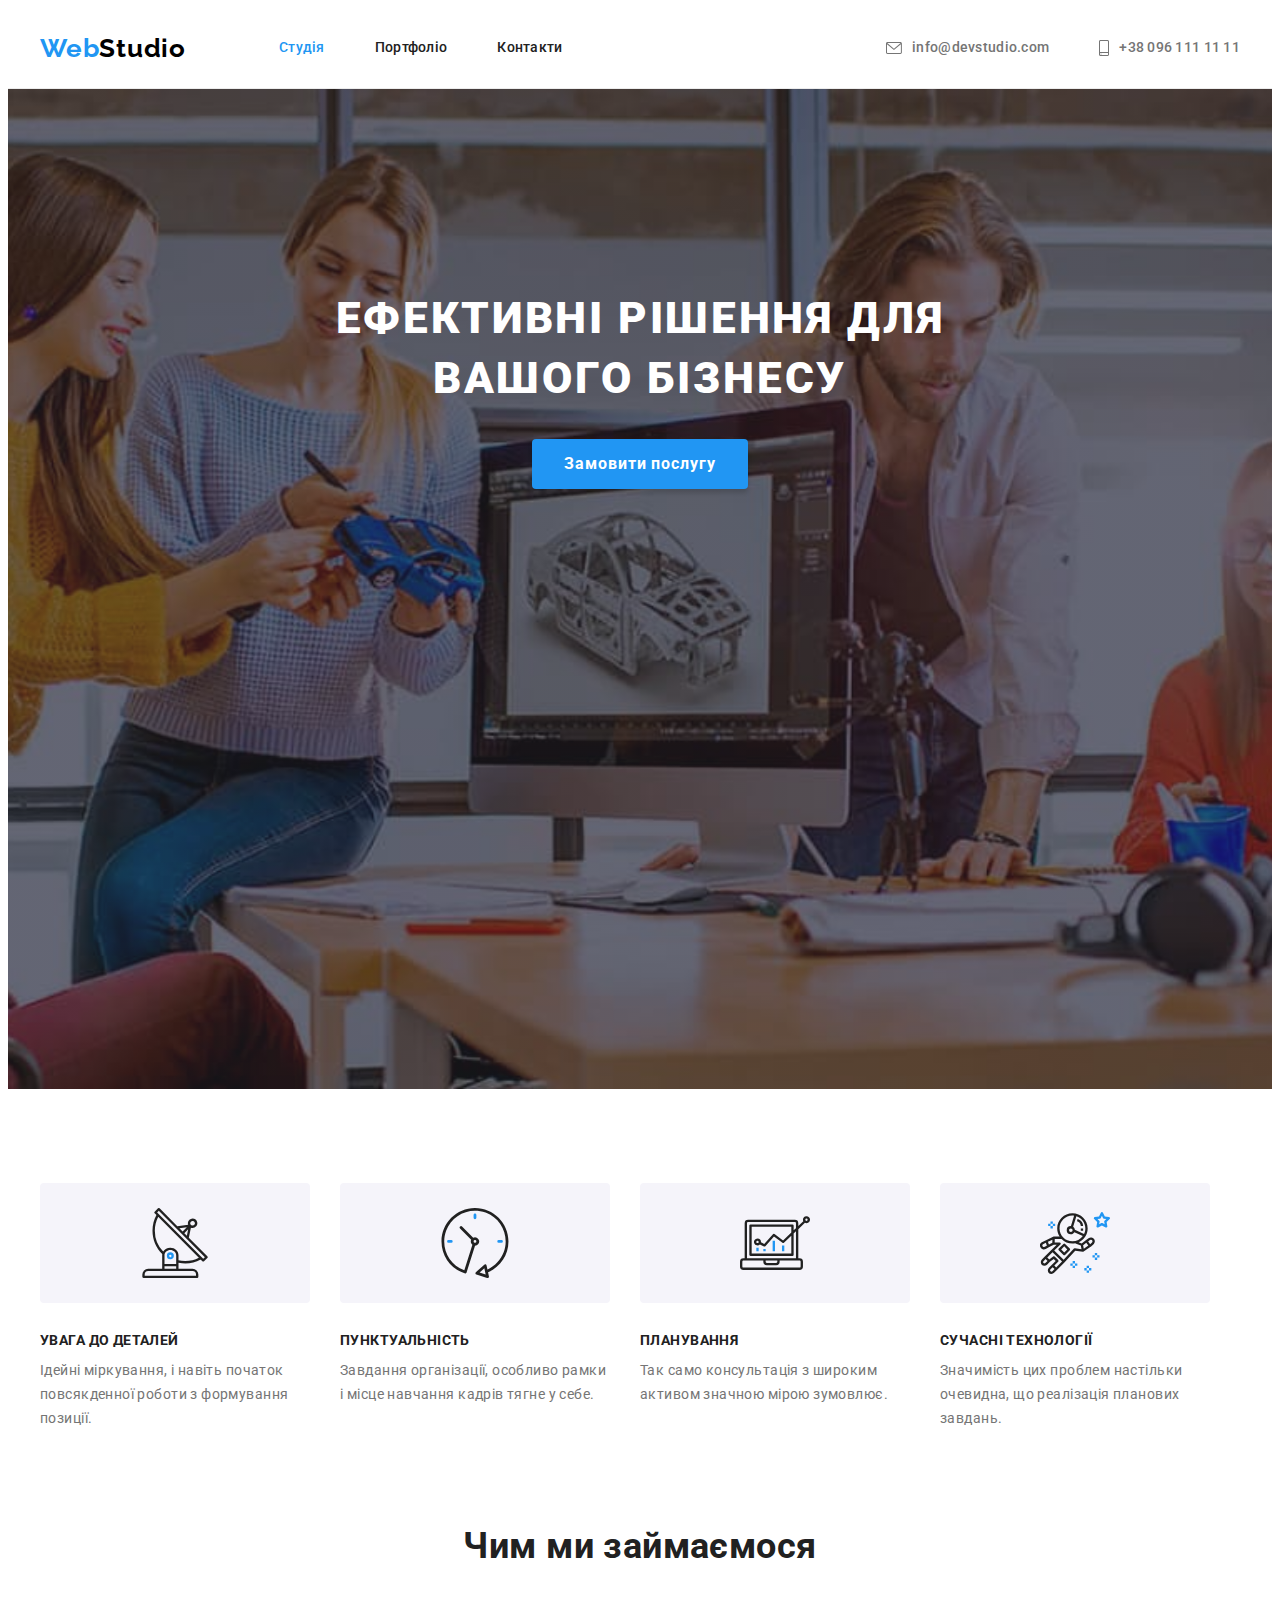
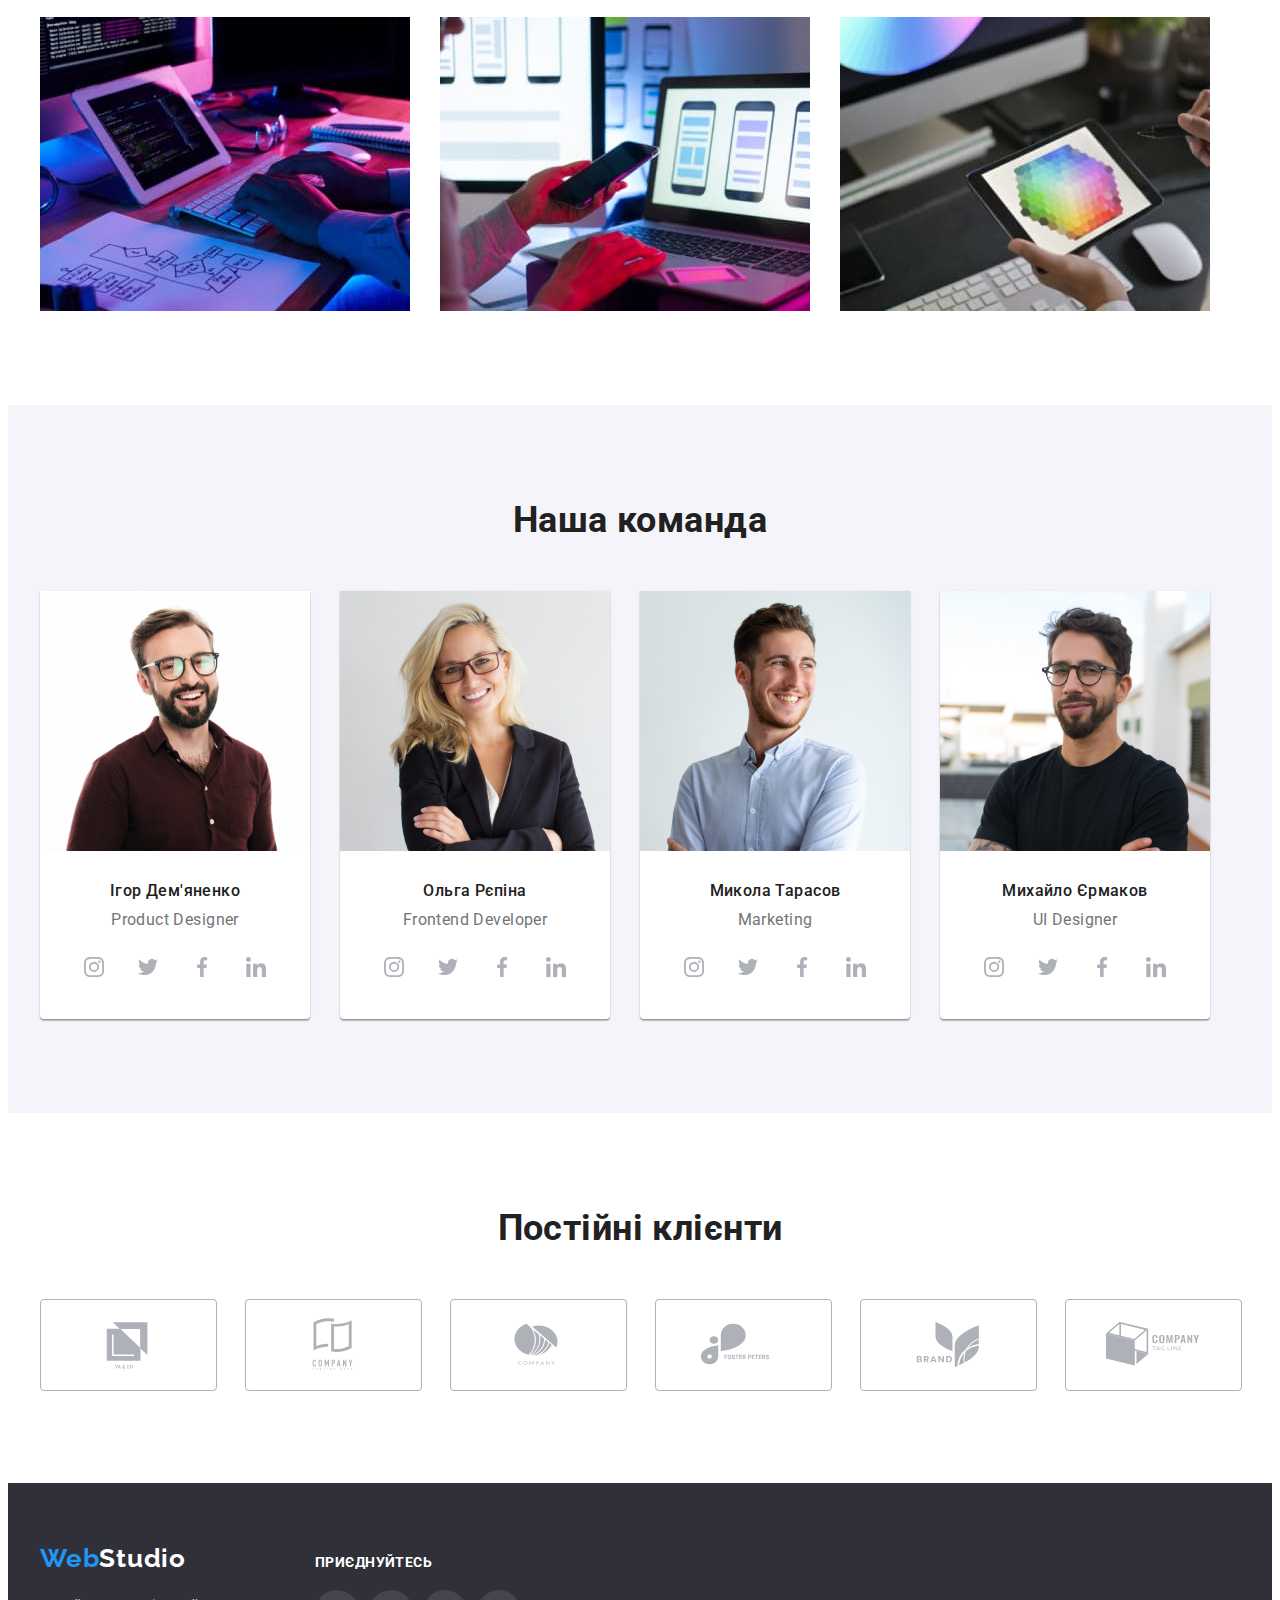
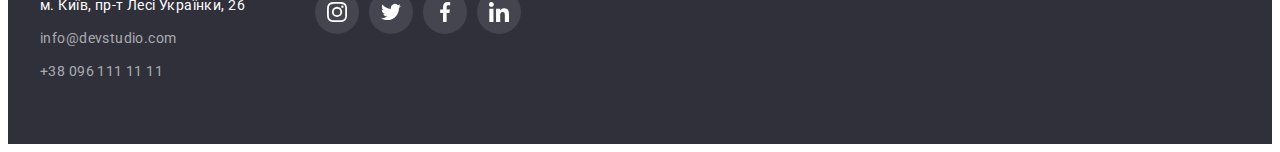
<file: index.html>
<!DOCTYPE html>
<html lang="uk">
  <head>
    <meta charset="UTF-8" />
    <meta http-equiv="X-UA-Compatible" content="IE=edge" />
    <meta name="viewport" content="width=device-width, initial-scale=1.0" />
    <title>Document</title>
    <link rel="preconnect" href="https://fonts.googleapis.com" />
    <link rel="preconnect" href="https://fonts.gstatic.com" crossorigin />
    <link
      href="https://fonts.googleapis.com/css2?family=Raleway:wght@700&family=Roboto:wght@400;500;700;900&display=swap"
      rel="stylesheet"
    />
    <link
      rel="stylesheet"
      href="https://cdnjs.cloudflare.com/ajax/libs/modern-normalize/1.1.0/modern-normalize.min.css"
      integrity="sha512-wpPYUAdjBVSE4KJnH1VR1HeZfpl1ub8YT/NKx4PuQ5NmX2tKuGu6U/JRp5y+Y8XG2tV+wKQpNHVUX03MfMFn9Q=="
      crossorigin="anonymous"
      referrerpolicy="no-referrer"
    />
    <link rel="stylesheet" href="./css/styles.css" />
  </head>
  <body>
    <header class="header">
      <div class="container header-container">
        <nav class="header-navigation">
          <a href="./index.html" class="logo link header-logo" lang="en"
            ><span class="logo-blue">Web</span>Studio</a
          >
          <ul class="site-nav list">
            <li class="header-item">
              <a href="./index.html" class="link current">Студія</a>
            </li>
            <li class="header-item">
              <a href="./portfolio.html" class="link">Портфоліо</a>
            </li>
            <li class="header-item">
              <a href="#" class="link">Контакти</a>
            </li>
          </ul>
        </nav>
        <ul class="header-contacts list">
          <li class="header-item">
            <a class="header-mail link" href="mailto:info@devstudio.com"
              ><svg class="mail-icon" width="16" height="12">
                <use href="./images/icons.svg#icon-envelope"></use></svg
              >info@devstudio.com</a
            >
          </li>
          <li class="header-item">
            <a class="header-tel link" href="tel:+380961111111"
              ><svg class="tel-icon" width="10" height="16">
                <use href="./images/icons.svg#icon-smartphone"></use></svg
              >+38 096 111 11 11</a
            >
          </li>
        </ul>
      </div>
    </header>
    <main>
      <section class="hero overlay">
        <div class="container">
          <h1 class="hero-title">Ефективні рішення для вашого бізнесу</h1>
          <button class="hero-btn" type="button">Замовити послугу</button>
        </div>
      </section>
      <section class="section feature">
        <div class="container">
          <h2 class="section-title visually-hidden">Наші особливості</h2>
          <ul class="features-list list">
            <li class="item icon-antenna">
              <div class="icon-area">
                <svg width="70" height="70">
                  <use href="./images/icons.svg#icon-antenna"></use>
                </svg>
              </div>
              <h3 class="title">Увага до деталей</h3>
              <p class="text">
                Ідейні міркування, і навіть початок повсякденної роботи з формування позиції.
              </p>
            </li>
            <li class="item icon-clock">
              <div class="icon-area">
                <svg width="70" height="70">
                  <use href="./images/icons.svg#icon-clock"></use>
                </svg>
              </div>
              <h3 class="title">Пунктуальність</h3>
              <p class="text">
                Завдання організації, особливо рамки і місце навчання кадрів тягне у себе.
              </p>
            </li>
            <li class="item icon-diagram">
              <div class="icon-area">
                <svg width="70" height="70">
                  <use href="./images/icons.svg#icon-diagram"></use>
                </svg>
              </div>
              <h3 class="title">Планування</h3>
              <p class="text">Так само консультація з широким активом значною мірою зумовлює.</p>
            </li>
            <li class="item icon-astronaut">
              <div class="icon-area">
                <svg width="70" height="70">
                  <use href="./images/icons.svg#icon-astronaut"></use>
                </svg>
              </div>
              <h3 class="title">Сучасні технології</h3>
              <p class="text">
                Значимість цих проблем настільки очевидна, що реалізація планових завдань.
              </p>
            </li>
          </ul>
        </div>
      </section>
      <section class="section about">
        <div class="container">
          <h2 class="section-title">Чим ми займаємося</h2>
          <ul class="list list-about">
            <li class="about-item">
              <img src="./images/box1.jpg" alt="десктопні додатки" width="370" height="294" />
            </li>
            <li class="about-item">
              <img src="./images/box2.jpg" alt="мобільні додатки" width="370" height="294" />
            </li>
            <li class="about-item">
              <img src="./images/box3.jpg" alt="дизайнерські рішення" width="370" height="294" />
            </li>
          </ul>
        </div>
      </section>
      <section class="section team">
        <div class="container">
          <h2 class="section-title">Наша команда</h2>
          <ul class="list team-list">
            <li class="worker-card">
              <img src="./images/1-person.jpg" alt="усміхнений хлопець в окулярах" width="270" />
              <div class="workers-wrap">
                <h3 class="workers">Ігор Дем'яненко</h3>
                <p class="function" lang="en">Product Designer</p>
                <ul class="workers-soc-list list">
                  <li class="workers-soc-item">
                    <a
                      href="
            "
                      target="_blank"
                      rel="noreferrer noopener"
                      class="workers-soc-link link"
                    >
                      <svg class="workers-soc-icon" width="20" height="20">
                        <use href="./images/icons.svg#icon-instagram"></use></svg
                    ></a>
                  </li>
                  <li class="workers-soc-item">
                    <a
                      href=""
                      class="workers-soc-link link"
                      target="_blank"
                      rel="noreferrer noopener"
                      ><svg class="workers-soc-icon" width="20" height="20">
                        <use href="./images/icons.svg#icon-twitter"></use></svg
                    ></a>
                  </li>
                  <li class="workers-soc-item">
                    <a
                      href=""
                      class="workers-soc-link link"
                      target="_blank"
                      rel="noreferrer noopener"
                      ><svg class="workers-soc-icon" width="20" height="20">
                        <use href="./images/icons.svg#icon-facebook"></use></svg
                    ></a>
                  </li>
                  <li class="workers-soc-item">
                    <a
                      href=""
                      class="workers-soc-link link"
                      target="_blank"
                      rel="noreferrer noopener"
                      ><svg class="workers-soc-icon" width="20" height="20">
                        <use href="./images/icons.svg#icon-linkedin"></use></svg
                    ></a>
                  </li>
                </ul>
              </div>
            </li>
            <li class="worker-card">
              <img src="./images/2-person.jpg" alt="усміхнена дівчина в окулярах" width="270" />
              <div class="workers-wrap">
                <h3 class="workers">Ольга Рєпіна</h3>
                <p class="function" lang="en">Frontend Developer</p>
                <ul class="workers-soc-list list">
                  <li class="workers-soc-item">
                    <a
                      href="
            "
                      class="workers-soc-link link"
                      target="_blank"
                      rel="noreferrer noopener"
                    >
                      <svg class="workers-soc-icon" width="20" height="20">
                        <use href="./images/icons.svg#icon-instagram"></use></svg
                    ></a>
                  </li>
                  <li class="workers-soc-item">
                    <a
                      href=""
                      class="workers-soc-link link"
                      target="_blank"
                      rel="noreferrer noopener"
                      ><svg class="workers-soc-icon" width="20" height="20">
                        <use href="./images/icons.svg#icon-twitter"></use></svg
                    ></a>
                  </li>
                  <li class="workers-soc-item">
                    <a
                      href=""
                      class="workers-soc-link link"
                      target="_blank"
                      rel="noreferrer noopener"
                      ><svg class="workers-soc-icon" width="20" height="20">
                        <use href="./images/icons.svg#icon-facebook"></use></svg
                    ></a>
                  </li>
                  <li class="workers-soc-item">
                    <a
                      href=""
                      class="workers-soc-link link"
                      target="_blank"
                      rel="noreferrer noopener"
                      ><svg class="workers-soc-icon" width="20" height="20">
                        <use href="./images/icons.svg#icon-linkedin"></use></svg
                    ></a>
                  </li>
                </ul>
              </div>
            </li>
            <li class="worker-card">
              <img
                src="./images/3-person.jpg"
                alt="усміхнений хлопець в світлій сорочці"
                width="270"
              />
              <div class="workers-wrap">
                <h3 class="workers">Микола Тарасов</h3>
                <p class="function" lang="en">Marketing</p>
                <ul class="workers-soc-list list">
                  <li class="workers-soc-item">
                    <a
                      href="
            "
                      class="workers-soc-link link"
                      target="_blank"
                      rel="noreferrer noopener"
                    >
                      <svg class="workers-soc-icon" width="20" height="20">
                        <use href="./images/icons.svg#icon-instagram"></use></svg
                    ></a>
                  </li>
                  <li class="workers-soc-item">
                    <a
                      href=""
                      class="workers-soc-link link"
                      target="_blank"
                      rel="noreferrer noopener"
                      ><svg class="workers-soc-icon" width="20" height="20">
                        <use href="./images/icons.svg#icon-twitter"></use></svg
                    ></a>
                  </li>
                  <li class="workers-soc-item">
                    <a
                      href=""
                      class="workers-soc-link link"
                      target="_blank"
                      rel="noreferrer noopener"
                      ><svg class="workers-soc-icon" width="20" height="20">
                        <use href="./images/icons.svg#icon-facebook"></use></svg
                    ></a>
                  </li>
                  <li class="workers-soc-item">
                    <a
                      href=""
                      class="workers-soc-link link"
                      target="_blank"
                      rel="noreferrer noopener"
                      ><svg class="workers-soc-icon" width="20" height="20">
                        <use href="./images/icons.svg#icon-linkedin"></use></svg
                    ></a>
                  </li>
                </ul>
              </div>
            </li>
            <li class="worker-card">
              <img src="./images/4-person.jpg" alt="гарний хлопець в окулярах" width="270" />
              <div class="workers-wrap">
                <h3 class="workers">Михайло Єрмаков</h3>
                <p class="function" lang="en">UI Designer</p>
                <ul class="workers-soc-list list">
                  <li class="workers-soc-item">
                    <a
                      href="
            "
                      class="workers-soc-link link"
                      target="_blank"
                      rel="noreferrer noopener"
                    >
                      <svg class="workers-soc-icon" width="20" height="20">
                        <use href="./images/icons.svg#icon-instagram"></use></svg
                    ></a>
                  </li>
                  <li class="workers-soc-item">
                    <a
                      href=""
                      class="workers-soc-link link"
                      target="_blank"
                      rel="noreferrer noopener"
                      ><svg class="workers-soc-icon" width="20" height="20">
                        <use href="./images/icons.svg#icon-twitter"></use></svg
                    ></a>
                  </li>
                  <li class="workers-soc-item">
                    <a
                      href=""
                      class="workers-soc-link link"
                      target="_blank"
                      rel="noreferrer noopener"
                      ><svg class="workers-soc-icon" width="20" height="20">
                        <use href="./images/icons.svg#icon-facebook"></use></svg
                    ></a>
                  </li>
                  <li class="workers-soc-item">
                    <a
                      href=""
                      class="workers-soc-link link"
                      target="_blank"
                      rel="noreferrer noopener"
                      ><svg class="workers-soc-icon" width="20" height="20">
                        <use href="./images/icons.svg#icon-linkedin"></use></svg
                    ></a>
                  </li>
                </ul>
              </div>
            </li>
          </ul>
        </div>
      </section>
      <section class="section">
        <div class="container">
          <h2 class="section-title">Постійні клієнти</h2>
          <ul class="client-list list">
            <li class="client-icon">
              <a href="" class="client-link link" target="_blank" rel="noreferrer noopener"
                ><svg class="client-soc-icon" width="106" height="60">
                  <use href="./images/icons.svg#icon-logo-1"></use></svg
              ></a>
            </li>
            <li class="client-icon">
              <a href="" class="client-link link" target="_blank" rel="noreferrer noopener"
                ><svg class="client-soc-icon" width="106" height="60">
                  <use href="./images/icons.svg#icon-logo-2"></use></svg
              ></a>
            </li>
            <li class="client-icon">
              <a href="" class="client-link link" target="_blank" rel="noreferrer noopener"
                ><svg class="client-soc-icon" width="106" height="60">
                  <use href="./images/icons.svg#icon-logo-3"></use></svg
              ></a>
            </li>
            <li class="client-icon">
              <a href="" class="client-link link" target="_blank" rel="noreferrer noopener"
                ><svg class="client-soc-icon" width="106" height="60">
                  <use href="./images/icons.svg#icon-logo-4"></use></svg
              ></a>
            </li>
            <li class="client-icon">
              <a href="" class="client-link link" target="_blank" rel="noreferrer noopener"
                ><svg class="client-soc-icon" width="106" height="60">
                  <use href="./images/icons.svg#icon-logo-5"></use></svg
              ></a>
            </li>
            <li class="client-icon">
              <a href="" class="client-link link" target="_blank" rel="noreferrer noopener"
                ><svg class="client-soc-icon" width="106" height="60">
                  <use href="./images/icons.svg#icon-logo-6"></use></svg
              ></a>
            </li>
          </ul>
        </div>
      </section>
    </main>
    <footer class="footer section">
      <div class="container">
        <div class="footer-wrap">
          <div class="footer-address">
            <a class="footer-logo link logo" href="./index.html" lang="en"
              ><span class="logo-blue">Web</span>Studio</a
            >
            <address class="address">
              <ul class="list">
                <li class="contacts-item">
                  <a
                    class="link map"
                    href="https://goo.gl/maps/CPtrU1FHBa2aNyZL9"
                    target="_blank"
                    rel="noopener noreferrer nofollow"
                    >м. Київ, пр-т Лесі Українки, 26</a
                  >
                </li>
                <li class="contacts-item">
                  <a class="link contacts" href="mailto:info@devstudio.com">info@devstudio.com</a>
                </li>
                <li class="contacts-item">
                  <a class="link contacts" href="tel:+380961111111">+38 096 111 11 11</a>
                </li>
              </ul>
            </address>
          </div>

          <div class="footer-sicial">
            <p class="footer-title">Приєднуйтесь</p>
            <ul class="footer-soc-list list">
              <li class="footer-soc-item">
                <a href="" class="footer-soc-link link" target="_blank" rel="noreferrer noopener">
                  <svg class="footer-soc-icon" width="20" height="20">
                    <use href="./images/icons.svg#icon-instagram"></use>
                  </svg>
                </a>
              </li>
              <li class="footer-soc-item">
                <a href="" class="footer-soc-link link" target="_blank" rel="noreferrer noopener"
                  ><svg class="footer-soc-icon" width="20" height="20">
                    <use href="./images/icons.svg#icon-twitter"></use></svg
                ></a>
              </li>
              <li class="footer-soc-item">
                <a href="" class="footer-soc-link link" target="_blank" rel="noreferrer noopener"
                  ><svg class="footer-soc-icon" width="20" height="20">
                    <use href="./images/icons.svg#icon-facebook"></use></svg
                ></a>
              </li>
              <li class="footer-soc-item">
                <a href="" class="footer-soc-link link" target="_blank" rel="noreferrer noopener"
                  ><svg class="footer-soc-icon" width="20" height="20">
                    <use href="./images/icons.svg#icon-linkedin"></use></svg
                ></a>
              </li>
            </ul>
          </div>
        </div>
      </div>
    </footer>
  </body>
</html>
</file>
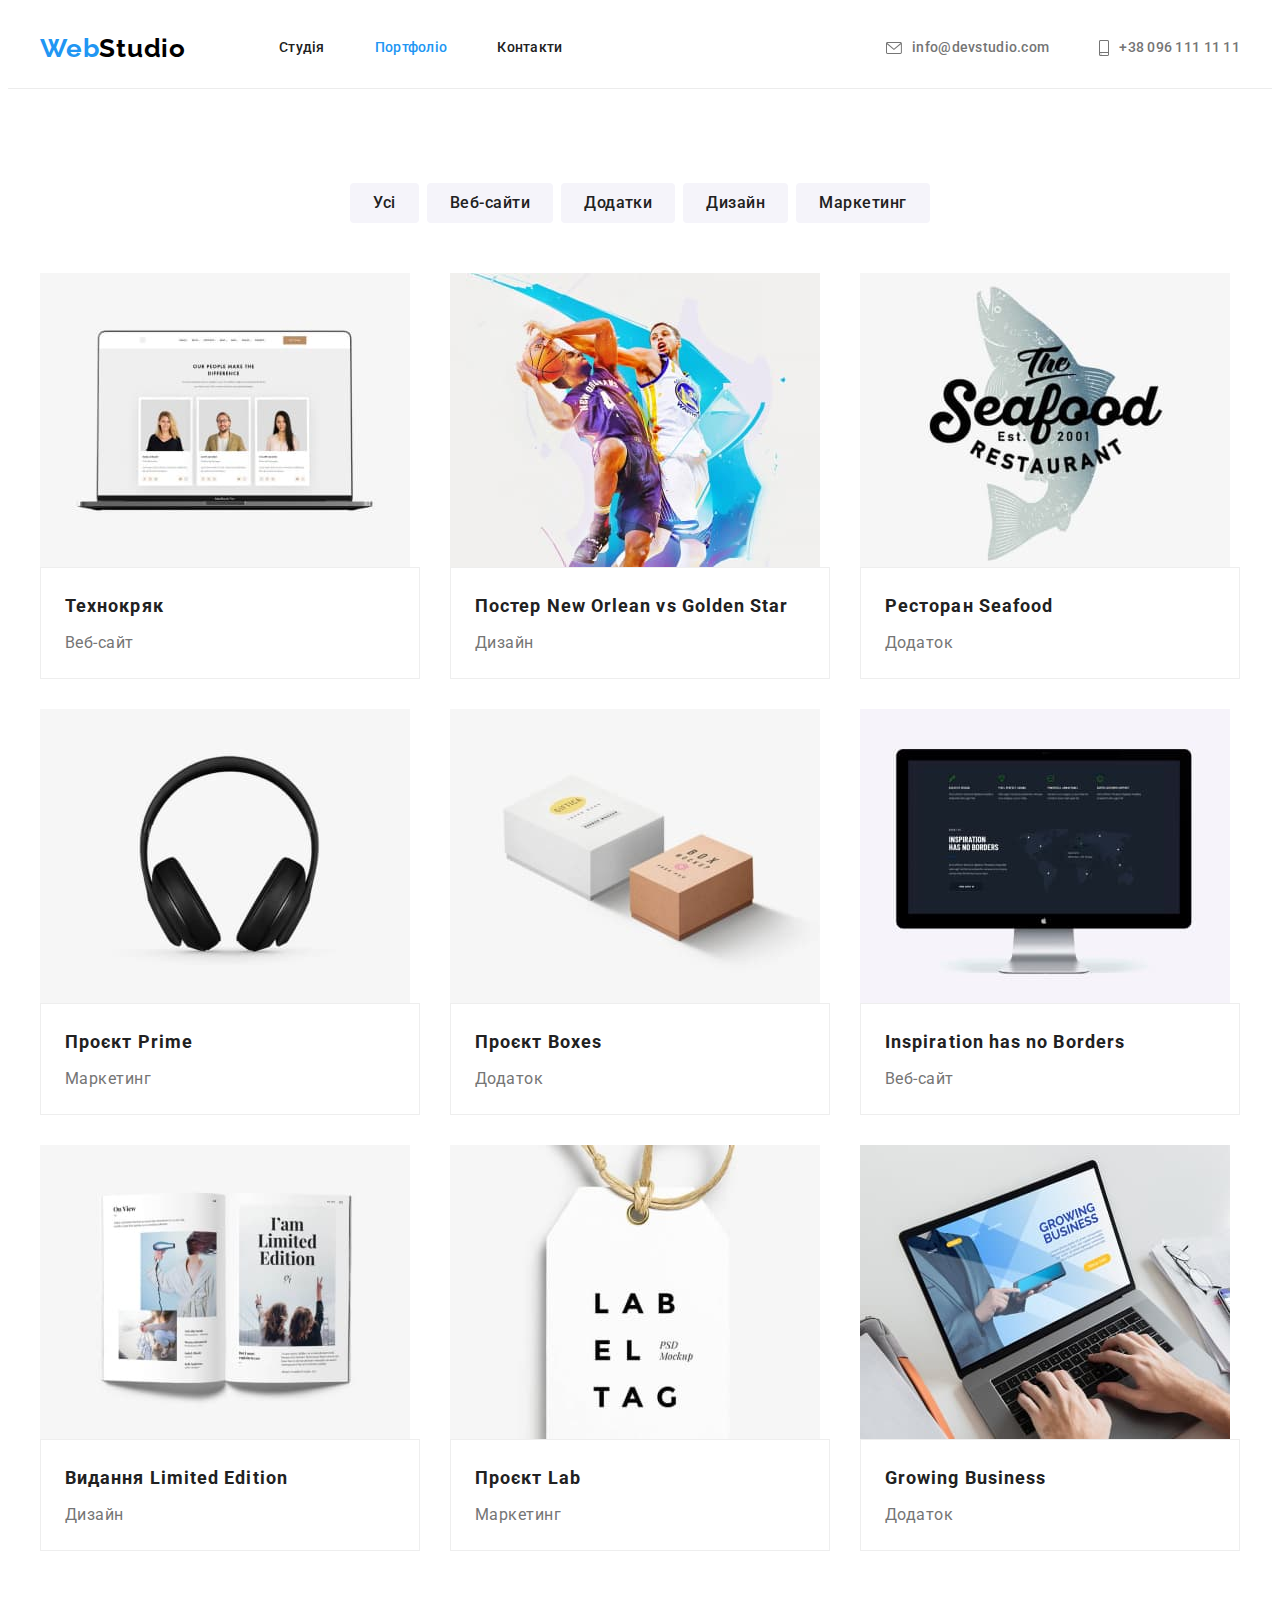
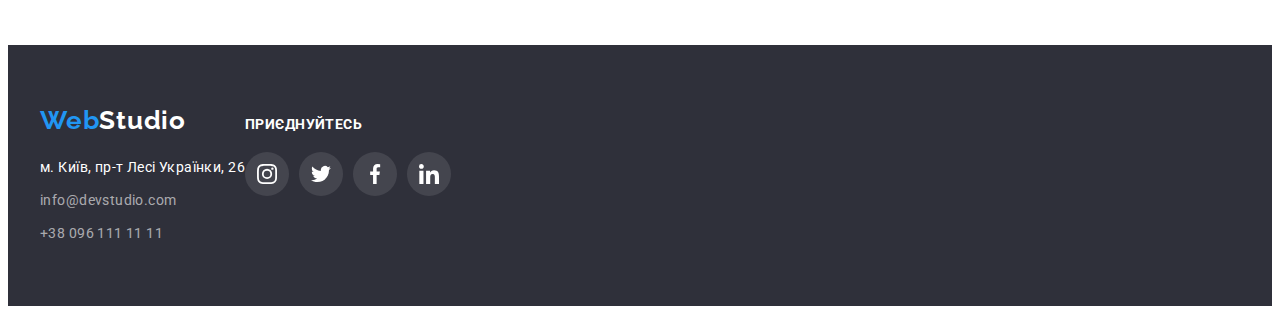
<file: portfolio.html>
<!DOCTYPE html>
<html lang="uk">
  <head>
    <meta charset="UTF-8" />
    <meta http-equiv="X-UA-Compatible" content="IE=edge" />
    <meta name="viewport" content="width=device-width, initial-scale=1.0" />
    <title>Document</title>
    <link rel="preconnect" href="https://fonts.googleapis.com" />
    <link rel="preconnect" href="https://fonts.gstatic.com" crossorigin />
    <link
      href="https://fonts.googleapis.com/css2?family=Raleway:wght@700&family=Roboto:wght@400;500;700;900&display=swap"
      rel="stylesheet"
    />
    <link
      rel="stylesheet"
      href="https://cdnjs.cloudflare.com/ajax/libs/modern-normalize/1.1.0/modern-normalize.min.css"
      integrity="sha512-wpPYUAdjBVSE4KJnH1VR1HeZfpl1ub8YT/NKx4PuQ5NmX2tKuGu6U/JRp5y+Y8XG2tV+wKQpNHVUX03MfMFn9Q=="
      crossorigin="anonymous"
      referrerpolicy="no-referrer"
    />
    <link rel="stylesheet" href="./css/styles.css" />
  </head>
  <body>
    <header class="header">
      <div class="container header-container">
        <nav class="header-navigation">
          <a href="./index.html" class="logo link header-logo" lang="en"
            ><span class="logo-blue">Web</span>Studio</a
          >
          <ul class="site-nav list">
            <li class="header-item">
              <a href="./index.html" class="link">Студія</a>
            </li>
            <li class="header-item">
              <a href="./portfolio.html" class="link current">Портфоліо</a>
            </li>
            <li class="header-item">
              <a href="#" class="link">Контакти</a>
            </li>
          </ul>
        </nav>
        <ul class="header-contacts list">
          <li class="header-item">
            <a class="header-mail link" href="mailto:info@devstudio.com"
              ><svg class="mail-icon" width="16" height="12">
                <use href="./images/icons.svg#icon-envelope"></use></svg
              >info@devstudio.com</a
            >
          </li>
          <li class="header-item">
            <a class="header-tel link" href="tel:+380961111111"
              ><svg class="tel-icon" width="10" height="16">
                <use href="./images/icons.svg#icon-smartphone"></use></svg
              >+38 096 111 11 11</a
            >
          </li>
        </ul>
      </div>
    </header>

    <main>
      <section class="section portfolio">
        <div class="container buttons-container">
          <h1 class="visually-hidden">Портфоліо</h1>
          <ul class="list jump-buttons">
            <li><button class="list-btn" type="button">Усі</button></li>

            <li><button class="list-btn" type="button">Веб-сайти</button></li>

            <li><button class="list-btn" type="button">Додатки</button></li>

            <li><button class="list-btn" type="button">Дизайн</button></li>

            <li><button class="list-btn" type="button">Маркетинг</button></li>
          </ul>

          <ul class="list card-set">
            <li class="flex-element">
              <a class="link portfolio-link" href="#1">
                <img src="./images/laptop.jpg" alt="laptop" width="370" height="294" />
                <div class="portfolio-wrap">
                  <h2 class="list-header">Технокряк</h2>
                  <p class="list-text">Веб-сайт</p>
                </div>
              </a>
            </li>

            <li class="flex-element">
              <a class="link portfolio-link" href="#2">
                <img
                  src="./images/basketball.jpg"
                  alt="basketball-players"
                  width="370"
                  height="294"
                />
                <div class="portfolio-wrap">
                  <h2 class="list-header">
                    Постер <span lang="en">New Orlean vs Golden Star</span>
                  </h2>
                  <p class="list-text">Дизайн</p>
                </div>
              </a>
            </li>

            <li class="flex-element">
              <a class="link portfolio-link" href="#3">
                <img src="./images/seafood.jpg" alt="seafood-app" width="370" height="294" />
                <div class="portfolio-wrap">
                  <h2 class="list-header">Ресторан <span lang="en">Seafood</span></h2>
                  <p class="list-text">Додаток</p>
                </div>
              </a>
            </li>

            <li class="flex-element">
              <a class="link portfolio-link" href="#4">
                <img src="./images/headphones.jpg" alt="headphones" width="370" height="294" />
                <div class="portfolio-wrap">
                  <h2 class="list-header">Проєкт <span lang="en">Prime</span></h2>
                  <p class="list-text">Маркетинг</p>
                </div>
              </a>
            </li>

            <li class="flex-element">
              <a class="link portfolio-link" href="#5">
                <img src="./images/boxes.jpg" alt="boxes" width="370" height="294" />
                <div class="portfolio-wrap">
                  <h2 class="list-header">Проєкт <span lang="en">Boxes</span></h2>
                  <p class="list-text">Додаток</p>
                </div>
              </a>
            </li>

            <li class="flex-element">
              <a class="link portfolio-link" href="#6">
                <img src="./images/monitor.jpg" alt="monitor" width="370" height="294" />
                <div class="portfolio-wrap">
                  <h2 class="list-header">
                    <span lang="en">Inspiration has no Borders</span>
                  </h2>
                  <p class="list-text">Веб-сайт</p>
                </div>
              </a>
            </li>

            <li class="flex-element">
              <a class="link portfolio-link" href="#7">
                <img src="./images/magazine.jpg" alt="magazine" width="370" height="294" />
                <div class="portfolio-wrap">
                  <h2 class="list-header">Видання <span lang="en">Limited Edition</span></h2>
                  <p class="list-text">Дизайн</p>
                </div>
              </a>
            </li>

            <li class="flex-element">
              <a class="link portfolio-link" href="#8">
                <img src="./images/tag.jpg" alt="label-tag" width="370" height="294" />
                <div class="portfolio-wrap">
                  <h2 class="list-header">Проєкт <span lang="en">Lab</span></h2>
                  <p class="list-text">Маркетинг</p>
                </div>
              </a>
            </li>

            <li class="flex-element">
              <a class="link portfolio-link" href="#9">
                <img src="./images/typing.jpg" alt="typing" width="370" height="294" />
                <div class="portfolio-wrap">
                  <h2 class="list-header">
                    <span lang="en">Growing Business</span>
                  </h2>
                  <p class="list-text">Додаток</p>
                </div>
              </a>
            </li>
          </ul>
        </div>
      </section>
    </main>

    <footer class="footer section">
      <div class="container">
        <div class="footer-wrap">
          <div class="left-column-footer">
            <a class="footer-logo link logo" href="./index.html" lang="en"
              ><span class="logo-blue">Web</span>Studio</a
            >
            <address class="address">
              <ul class="list">
                <li class="contacts-item">
                  <a
                    class="link map"
                    href="https://goo.gl/maps/CPtrU1FHBa2aNyZL9"
                    target="_blank"
                    rel="noopener noreferrer nofollow"
                    >м. Київ, пр-т Лесі Українки, 26</a
                  >
                </li>
                <li class="contacts-item">
                  <a class="link contacts" href="mailto:info@devstudio.com">info@devstudio.com</a>
                </li>
                <li class="contacts-item">
                  <a class="link contacts" href="tel:+380961111111">+38 096 111 11 11</a>
                </li>
              </ul>
            </address>
          </div>

          <div class="right-column-footer">
            <p class="footer-title">Приєднуйтесь</p>
            <ul class="footer-soc-list list">
              <li class="footer-soc-item">
                <a href="" class="footer-soc-link link" target="_blank" rel="noreferrer noopener">
                  <svg class="footer-soc-icon" width="20" height="20">
                    <use href="./images/icons.svg#icon-instagram"></use>
                  </svg>
                </a>
              </li>
              <li class="footer-soc-item">
                <a href="" class="footer-soc-link link" target="_blank" rel="noreferrer noopener"
                  ><svg class="footer-soc-icon" width="20" height="20">
                    <use href="./images/icons.svg#icon-twitter"></use></svg
                ></a>
              </li>
              <li class="footer-soc-item">
                <a href="" class="footer-soc-link link" target="_blank" rel="noreferrer noopener"
                  ><svg class="footer-soc-icon" width="20" height="20">
                    <use href="./images/icons.svg#icon-facebook"></use></svg
                ></a>
              </li>
              <li class="footer-soc-item">
                <a href="" class="footer-soc-link link" target="_blank" rel="noreferrer noopener"
                  ><svg class="footer-soc-icon" width="20" height="20">
                    <use href="./images/icons.svg#icon-linkedin"></use></svg
                ></a>
              </li>
            </ul>
          </div>
        </div>
      </div>
    </footer>
  </body>
</html>
</file>
<file: css/styles.css>
:root {
  --primary-text-color: #212121;
  --secondary-text-color: #757575;
  --accent-color: #2196f3;
  --white-color: #ffffff;
  --secondary-bg-color: #f5f4fa;
  --footer-bg-color: #2f303a;
  --rgba-color: rgba(255, 255, 255, 0.6);
  --black-color: #000000;
  --hover-btn: #188ce8;
  --icons-color: #afb1b8;
  --card-set-gap: 30px;
  --card-shadow: 0px 1px 3px rgba(0, 0, 0, 0.12), 0px 1px 1px rgba(0, 0, 0, 0.14),
    0px 2px 1px rgba(0, 0, 0, 0.2);
}

p,
h1,
h2,
h3,
h4,
h5,
h6 {
  margin: 0;
}

ul,
ol {
  list-style: none;
  margin: 0;
  padding-left: 0;
}
button {
  display: block;
  cursor: pointer;
  border: none;
  border-radius: 4px;
}

address {
  font-style: normal;
}

img {
  display: block;
  max-width: 100%;
  height: auto;
}

.section {
  padding-top: 94px;
  padding-bottom: 94px;
}

.link {
  text-decoration: none;
}

.container {
  width: 1200px;
  padding-left: 15px;
  padding-right: 15px;
  margin: 0 auto;
}
body {
  font-family: 'roboto', sans-serif;
  color: var(--primary-text-color);
  background: var(--white-color);
  font-size: 14px;
  letter-spacing: 0.03em;
}
.list {
  list-style: none;
}

.link {
  font-weight: 500;
  font-size: 14px;
  line-height: 1.14;
  letter-spacing: 0.02em;
  text-decoration: none;

  color: var(--primary-text-color);
}

/* ---------HEADER----------------- */

.logo {
  font-family: 'Raleway', sans-serif;
  font-weight: 700;
  font-size: 26px;
  line-height: 1.19;

  letter-spacing: 0.03em;
  color: var(--black-color);
}

.header-container {
  display: flex;
  align-items: center;
}

.header-navigation {
  display: flex;
  align-items: center;
}

.header-logo {
  display: block;
  margin-right: 93px;
}

.site-nav {
  display: flex;
  gap: 50px;
}

.site-nav .link,
.header-contacts .link {
  padding-top: 32px;
  padding-bottom: 32px;
}

.site-nav .link {
  display: block;
}

.logo-blue {
  color: var(--accent-color);
}

.header-mail,
.header-tel {
  font-weight: 500;
  font-size: 14px;
  line-height: 1.14;
  letter-spacing: 0.02em;

  color: var(--secondary-text-color);
  display: flex;
  align-items: center;
  justify-content: center;
  fill: currentColor;
}

.header-contacts .link:hover,
.header-contacts .link:focus {
  color: var(--accent-color);
}

.site-nav .link:hover,
.site-nav .link:focus {
  color: var(--accent-color);
}

.site-nav .link.current {
  color: var(--accent-color);
}

.header {
  border-bottom: 1px solid #ececec;
}

/* header-contacts */

.header-contacts {
  display: flex;
  margin-left: auto;
  gap: 50px;
}

.mail-icon,
.tel-icon {
  margin-right: 10px;
}

/*--------------HERO------------*/

.hero {
  text-align: center;
}

.overlay {
  max-width: 1600px;
  height: 600px;
  margin-left: auto;
  margin-right: auto;
  background-color: var(--footer-bg-color);
  background-image: linear-gradient(rgba(47, 48, 58, 0.4), rgba(47, 48, 58, 0.4)),
    url(../images/bg-img.jpg);
  background-repeat: no-repeat;
  background-position: center;
  background-size: cover;
}

.hero-title {
  font-weight: 900;
  font-size: 44px;
  line-height: 1.36;
  letter-spacing: 0.06em;
  text-transform: uppercase;

  width: 696px;
  margin: 0 auto;
  color: var(--white-color);
  margin-bottom: 30px;
}

.hero {
  padding-top: 200px;
  padding-bottom: 200px;
}

.hero-btn {
  display: inline-block;
  margin: 0 auto;
  padding: 10px 32px;

  font-family: inherit;
  font-style: normal;
  font-weight: 700;
  font-size: 16px;
  line-height: 1.88;
  letter-spacing: 0.06em;

  color: var(--white-color);
  background: var(--accent-color);
  box-shadow: 0px 4px 4px rgba(0, 0, 0, 0.15);
}

.hero-btn:hover,
.hero-btn:focus {
  color: var(--white-color);
  background-color: var(--hover-btn);
}
/* -------SECTION--FEATURE------------- */
.visually-hidden {
  position: absolute;
  white-space: nowrap;
  width: 1px;
  height: 1px;
  overflow: hidden;
  border: 0;
  padding: 0;
  clip: rect(0 0 0 0);
  clip-path: inset(50%);
  margin: -1px;
}

.features-list {
  display: flex;
  gap: 30px;
}

.features-list .item {
  width: 270px;
}

.icon-area {
  width: 100%;
  height: 120px;
  background: var(--secondary-bg-color);
  border-radius: 4px;
  display: flex;
  align-items: center;
  justify-content: center;
  margin-bottom: 30px;
}

.features-list .title {
  font-size: 14px;
  line-height: 1.14;
  text-transform: uppercase;

  margin-bottom: 10px;
}

.features-list .text {
  font-size: 14px;
  line-height: 1.71;

  color: var(--secondary-text-color);
}
/* ----------SECTION--ABOUT--------- */

.list-about {
  display: flex;
  gap: 30px;
}

.section-title {
  font-size: 36px;
  line-height: 1.17;
  margin-bottom: 50px;
  text-align: center;
}

.about {
  padding-top: 0;
}
/* ---------SECETION TEAM---------- */
.section.team {
  background-color: var(--secondary-bg-color);
}
.team-list {
  display: flex;
  gap: 30px;
}
.worker-card {
  width: 270px;
  background: var(--white-color);

  box-shadow: 0px 1px 3px rgba(0, 0, 0, 0.12), 0px 1px 1px rgba(0, 0, 0, 0.14),
    0px 2px 1px rgba(0, 0, 0, 0.2);
  border-radius: 0px 0px 4px 4px;
  display: block;
}

.workers-wrap {
  padding-top: 30px;
  padding-bottom: 30px;
}

.workers {
  font-weight: 500;
  font-size: 16px;
  line-height: 1.19;

  text-align: center;

  color: var(--primary-text-color);
  margin-bottom: 10px;
}

.function {
  font-size: 16px;
  line-height: 1.19;
  margin-bottom: 16px;
  text-align: center;

  color: var(--secondary-text-color);
}

.workers-soc-list {
  display: flex;
  justify-content: center;
  gap: 10px;
}

.workers-soc-item {
  width: 44px;
  height: 44px;
}

.workers-soc-link {
  width: 100%;
  height: 100%;
  background: var(--white-color);
  border-radius: 50%;
  display: flex;
  align-items: center;
  justify-content: center;
  fill: var(--icons-color);
}

.workers-soc-link:hover,
.workers-soc-link:focus {
  background-color: var(--accent-color);
  fill: var(--white-color);
}

/* -----------CLIENTS------------------ */

.client-list {
  display: flex;
  gap: 30px;
}

.client-icon {
  width: calc((100% - 150px) / 6);
  height: 90px;
}

.client-link {
  width: 100%;
  height: 100%;
  border: 1px solid var(--icons-color);
  border-radius: 4px;
  display: flex;
  align-items: center;
  justify-content: center;
  fill: var(--icons-color);
}

.client-link:hover,
.client-link:focus {
  border-color: var(--accent-color);
  fill: var(--accent-color);
}

/* --------FOOTER------------ */

.footer-logo {
  color: var(--white-color);
  display: block;
  margin-bottom: 20px;
}

.footer {
  padding-top: 60px;
  padding-bottom: 60px;
  background-color: var(--footer-bg-color);
}

.address {
  font-style: normal;
}
.address .link {
  font-weight: 400;
  font-size: 14px;
  line-height: 1.71;
  letter-spacing: 0.03em;
}
.map {
  color: var(--white-color);
}

.contacts {
  color: var(--rgba-color);
}
.address .link:hover,
.address .link:focus {
  color: var(--accent-color);
}

.contacts-item:not(:last-child) {
  margin-bottom: 9px;
}

.footer-title {
  margin-bottom: 20px;
  text-transform: uppercase;
  font-weight: 700;

  color: var(--white-color);
}

.footer-wrap {
  display: flex;
  align-items: baseline;
}

.footer-sicial {
  margin-left: 70px;
}
/* -------css for portfolio.html------------- */

.jump-buttons {
  display: flex;
  gap: 8px;
  justify-content: center;
  margin-bottom: 50px;
}
.list-btn {
  display: inline-block;
  padding: 6px 22px;
  border: 1px solid transparent;

  font-family: inherit;
  font-style: normal;
  font-weight: 500;
  font-size: 16px;
  line-height: 1.63;

  text-align: center;
  letter-spacing: 0.03em;

  color: var(--primary-text-color);
  background-color: var(--secondary-bg-color);
}

.list-btn:hover,
.list-btn:focus {
  color: var(--white-color);
  background-color: var(--accent-color);
  box-shadow: 0px 3px 1px rgba(0, 0, 0, 0.1), 0px 1px 2px rgba(0, 0, 0, 0.08),
    0px 2px 2px rgba(0, 0, 0, 0.12);
}

.footer-soc-list {
  display: flex;
  justify-content: center;
  gap: 10px;
}

.footer-soc-item {
  width: 44px;
  height: 44px;
}
.footer-soc-link {
  width: 100%;
  height: 100%;
  background: rgba(255, 255, 255, 0.1);
  border-radius: 50%;
  display: flex;
  align-items: center;
  justify-content: center;
  fill: var(--white-color);
}

.footer-soc-link:hover,
.footer-soc-link:focus {
  background: var(--accent-color);
}
/* -----CONTAINER--PORTFOLIO------ */

.card-set {
  display: flex;
  flex-wrap: wrap;
  gap: 30px;
}

.card-set > .flex-element {
  flex-basis: calc((100% - 60px) / 3);
}

.portfolio-wrap {
  padding: 20px 24px;
  border: 1px solid #eeeeee;
}

.list-header {
  margin-bottom: 4px;
}

.list-header {
  font-size: 18px;
  line-height: 2;

  letter-spacing: 0.06em;

  color: var(--primary-text-color);
}
.list-text {
  font-weight: 400;
  font-size: 16px;
  line-height: 1.88;

  letter-spacing: 0.03em;

  color: var(--secondary-text-color);
}

.portfolio-link {
  display: block;
}

.portfolio-link:hover,
.portfolio-link:focus {
  box-shadow: 0px 1px 1px rgba(0, 0, 0, 0.12), 0px 4px 4px rgba(0, 0, 0, 0.06),
    1px 4px 6px rgba(0, 0, 0, 0.16);
}
</file>
